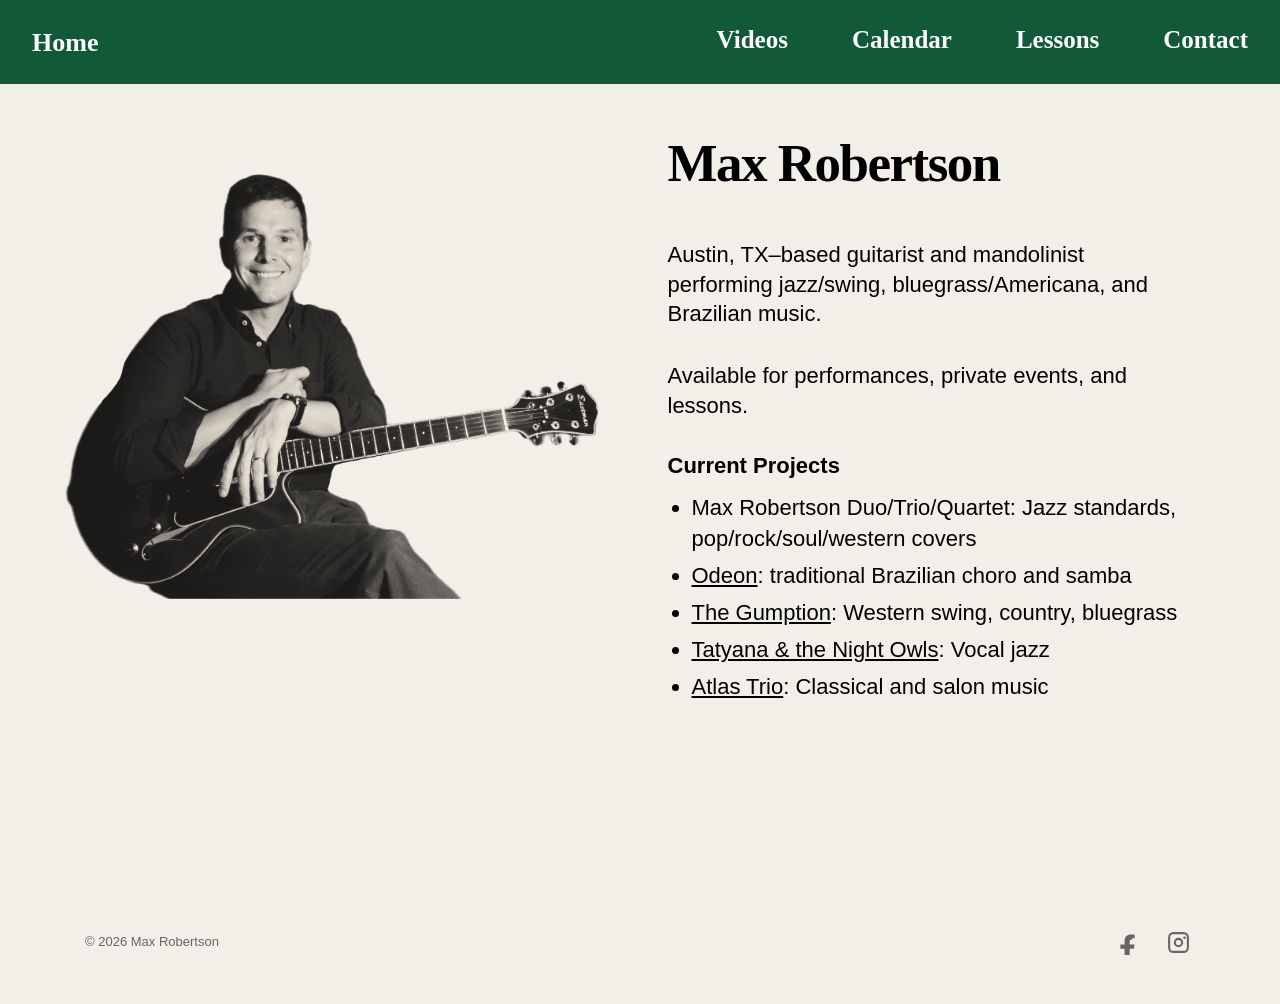
<file: index.html>
<!doctype html>
<html lang="en">
<head>
  <meta charset="utf-8">
  <meta name="viewport" content="width=device-width, initial-scale=1">
  <title>Max Robertson</title>
  <link rel="stylesheet" href="style.css">
</head>
<body>
  <header class="site-header">
    <a class="brand" href="index.html">Home</a>
    <nav>
      <a class="" href="videos.html">Videos</a>
      <a class="" href="calendar.html">Calendar</a>
      <a class="" href="lessons.html">Lessons</a>
      <a class="" href="contact.html">Contact</a>
    </nav>
  </header>
  <main class="hero">
    <div class="hero-photo"><img src="images/max-robertson.png" alt="Max Robertson with guitar"></div>
    <div class="hero-copy">
      <h1>Max Robertson</h1>
      <p>Austin, TX–based guitarist and mandolinist performing jazz/swing, bluegrass/Americana, and Brazilian music.</p>
      <p>Available for performances, private events, and lessons.</p>
      <section class="projects">
        <h2>Current Projects</h2>
        <ul>
          <li>Max Robertson Duo/Trio/Quartet: Jazz standards, pop/rock/soul/western covers</li>
          <li><a href="https://www.adamcarneymusic.com/odeon" target="_blank" rel="noopener noreferrer">Odeon</a>: traditional Brazilian choro and samba</li>
          <li><a href="https://thegumptionmusic.com/" target="_blank" rel="noopener noreferrer">The Gumption</a>: Western swing, country, bluegrass</li>
          <li><a href="https://austintxjazz.wixsite.com/tatyanightowls" target="_blank" rel="noopener noreferrer">Tatyana &amp; the Night Owls</a>: Vocal jazz</li>
          <li><a href="https://epkbuilder.com/site/the-atlas-trio-concert-series" target="_blank" rel="noopener noreferrer">Atlas Trio</a>: Classical and salon music</li>
        </ul>
      </section>
    </div>
  </main>
  <footer>
  <span>© 2026 Max Robertson</span>
  <div class="social-links" aria-label="Social media">
    <a href="https://www.facebook.com/profile.php?id=7933307" target="_blank" rel="noopener noreferrer" aria-label="Facebook" title="Facebook">
      <svg viewBox="0 0 24 24" aria-hidden="true"><path d="M13.5 8H16V4.5c-.43-.06-1.91-.17-3.64-.17-3.6 0-6.07 2.2-6.07 6.24V14H2.25v3.92h4.04V24h4.94v-6.08h4.04L15.9 14h-4.67v-3.08c0-1.14.31-1.92 2.27-1.92z"/></svg>
    </a>
    <a href="https://www.instagram.com/maxmandolin/" target="_blank" rel="noopener noreferrer" aria-label="Instagram" title="Instagram">
      <svg viewBox="0 0 24 24" aria-hidden="true"><path d="M7 2h10a5 5 0 0 1 5 5v10a5 5 0 0 1-5 5H7a5 5 0 0 1-5-5V7a5 5 0 0 1 5-5zm0 2a3 3 0 0 0-3 3v10a3 3 0 0 0 3 3h10a3 3 0 0 0 3-3V7a3 3 0 0 0-3-3H7zm5 3.5A4.5 4.5 0 1 1 12 16.5 4.5 4.5 0 0 1 12 7.5zm0 2A2.5 2.5 0 1 0 12 14.5 2.5 2.5 0 0 0 12 9.5zM17.75 6.25a1.25 1.25 0 1 1 0 2.5 1.25 1.25 0 0 1 0-2.5z"/></svg>
    </a>
  </div>
</footer>
</body>
</html>
</file>
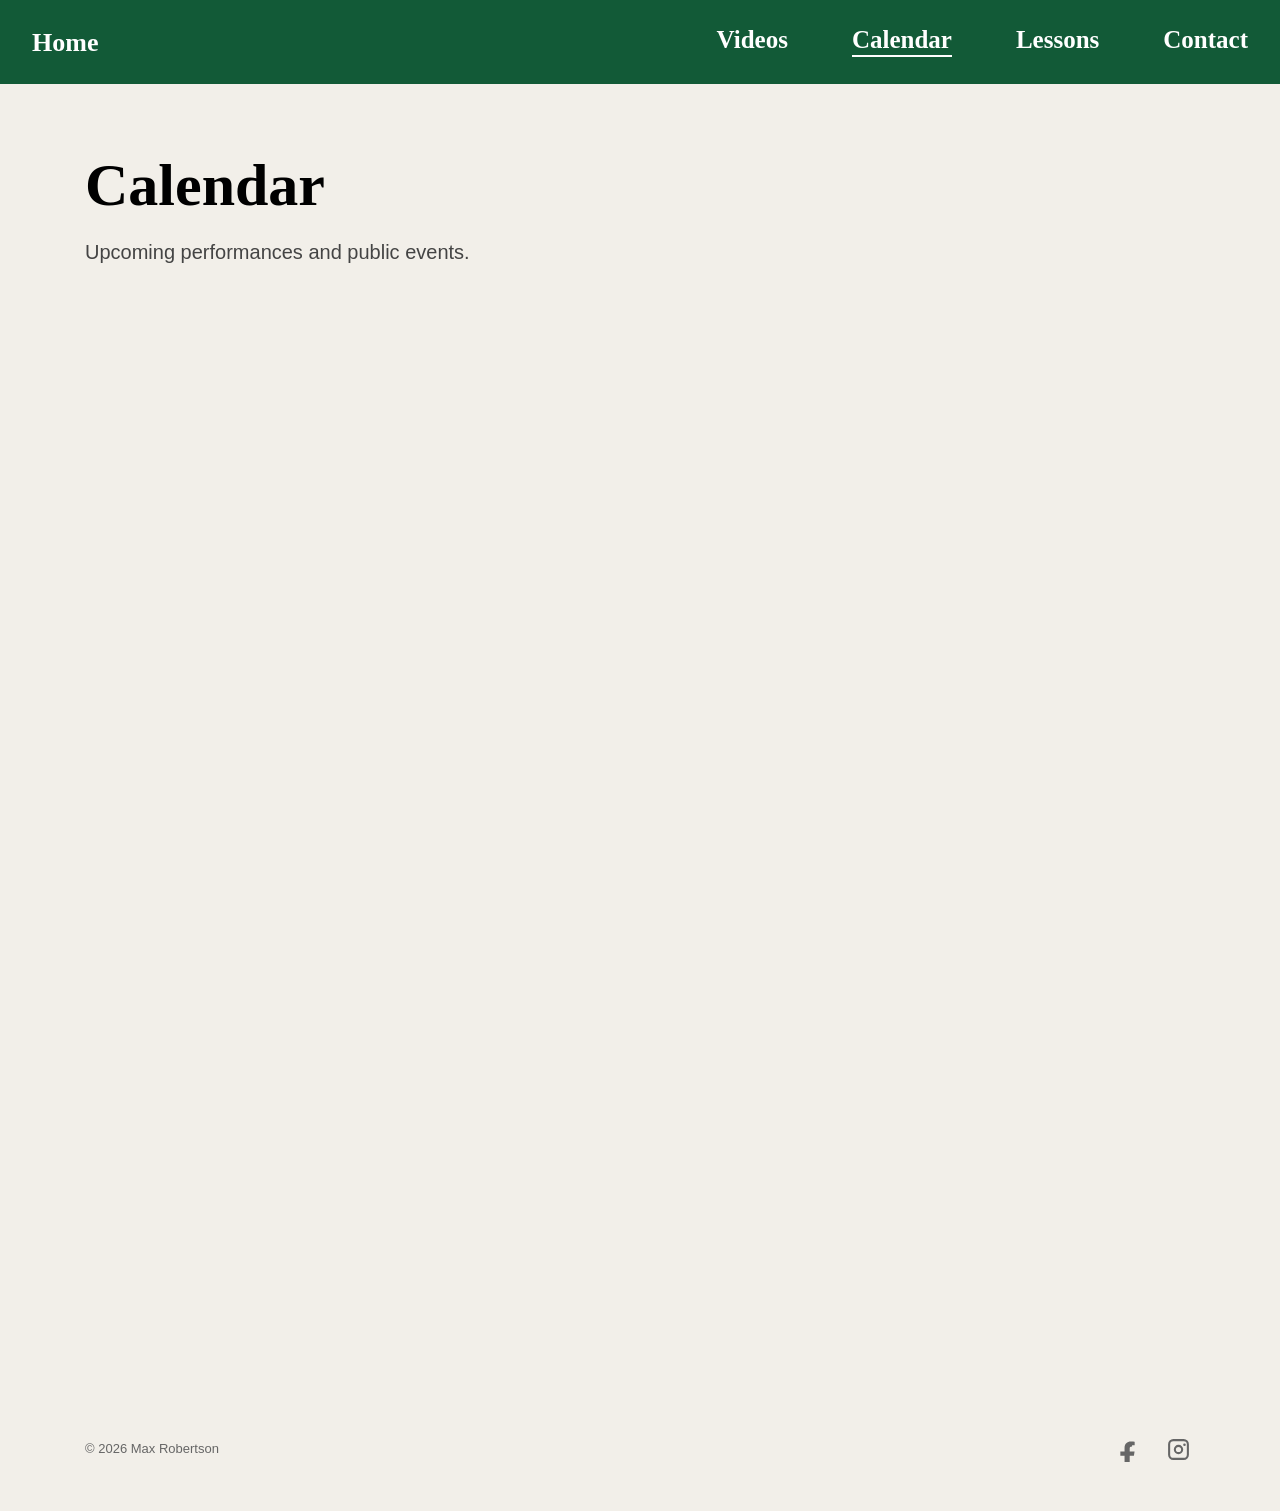
<file: calendar.html>
<!doctype html>
<html lang="en">
<head>
  <meta charset="utf-8">
  <meta name="viewport" content="width=device-width, initial-scale=1">
  <title>Calendar — Max Robertson</title>
  <link rel="stylesheet" href="style.css">
</head>
<body>
  <header class="site-header">
    <a class="brand" href="index.html">Home</a>
    <nav>
      <a class="" href="videos.html">Videos</a>
      <a class="active" href="calendar.html">Calendar</a>
      <a class="" href="lessons.html">Lessons</a>
      <a class="" href="contact.html">Contact</a>
    </nav>
  </header>
  <main class="page">
    <h1>Calendar</h1>
    <p class="intro">Upcoming performances and public events.</p>
    <div class="calendar-embed">
      <iframe src="https://calendar.google.com/calendar/embed?src=b08bcf48855e056035fb3ee5abae15c4e9977da4983a8a89e8dce582ec767ac6%40group.calendar.google.com&ctz=America%2FChicago" title="Max Robertson performance calendar" loading="lazy" frameborder="0" scrolling="no"></iframe>
    </div>
  </main>
  <footer>
  <span>© 2026 Max Robertson</span>
  <div class="social-links" aria-label="Social media">
    <a href="https://www.facebook.com/profile.php?id=7933307" target="_blank" rel="noopener noreferrer" aria-label="Facebook" title="Facebook">
      <svg viewBox="0 0 24 24" aria-hidden="true"><path d="M13.5 8H16V4.5c-.43-.06-1.91-.17-3.64-.17-3.6 0-6.07 2.2-6.07 6.24V14H2.25v3.92h4.04V24h4.94v-6.08h4.04L15.9 14h-4.67v-3.08c0-1.14.31-1.92 2.27-1.92z"/></svg>
    </a>
    <a href="https://www.instagram.com/maxmandolin/" target="_blank" rel="noopener noreferrer" aria-label="Instagram" title="Instagram">
      <svg viewBox="0 0 24 24" aria-hidden="true"><path d="M7 2h10a5 5 0 0 1 5 5v10a5 5 0 0 1-5 5H7a5 5 0 0 1-5-5V7a5 5 0 0 1 5-5zm0 2a3 3 0 0 0-3 3v10a3 3 0 0 0 3 3h10a3 3 0 0 0 3-3V7a3 3 0 0 0-3-3H7zm5 3.5A4.5 4.5 0 1 1 12 16.5 4.5 4.5 0 0 1 12 7.5zm0 2A2.5 2.5 0 1 0 12 14.5 2.5 2.5 0 0 0 12 9.5zM17.75 6.25a1.25 1.25 0 1 1 0 2.5 1.25 1.25 0 0 1 0-2.5z"/></svg>
    </a>
  </div>
</footer>
</body>
</html>
</file>
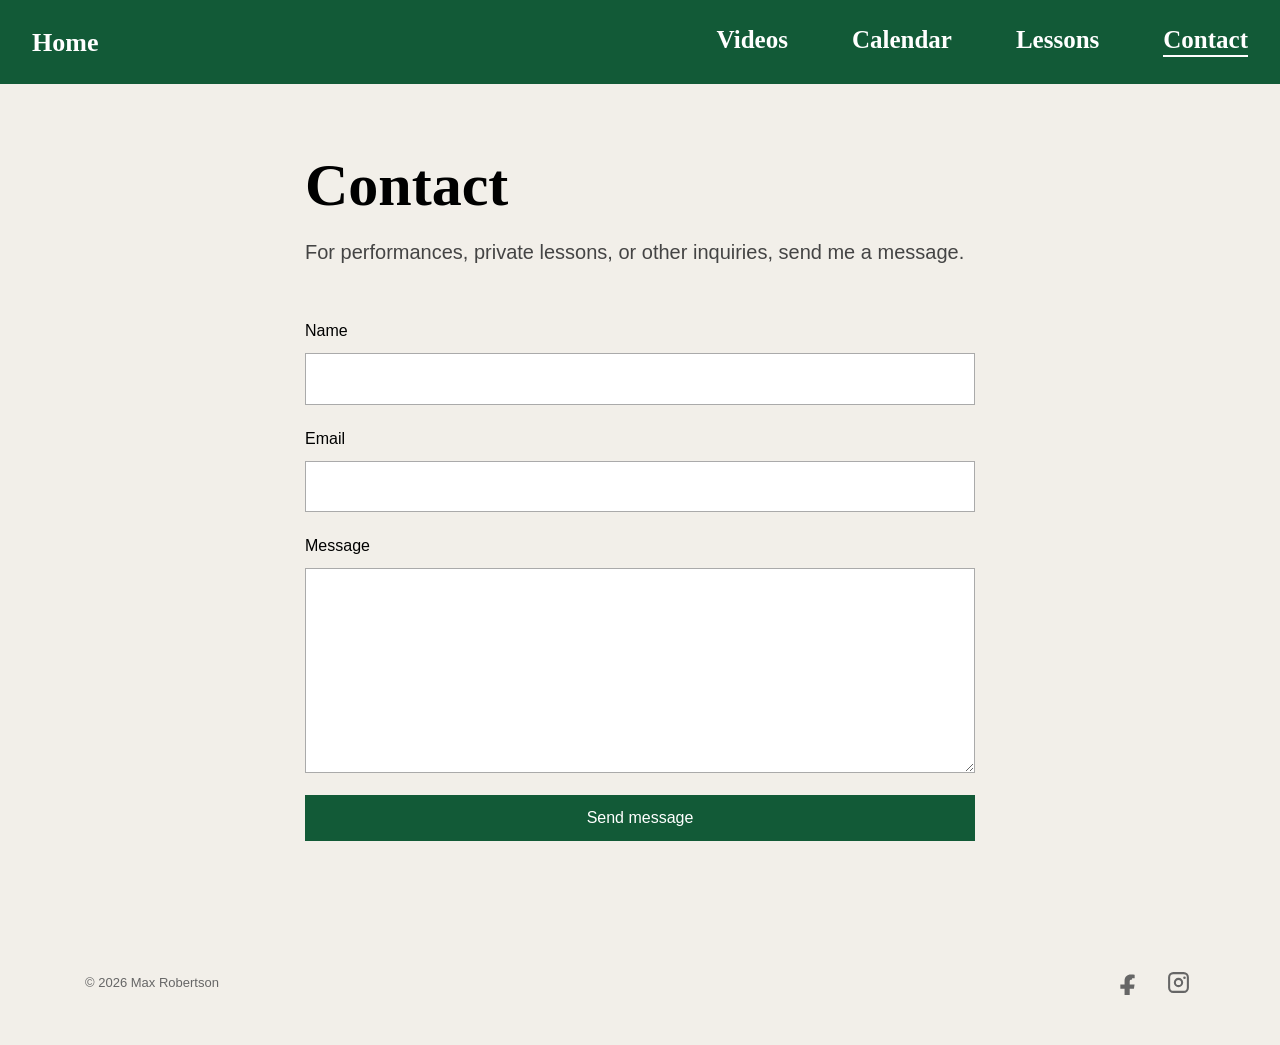
<file: contact.html>
<!doctype html>
<html lang="en">
<head>
  <meta charset="utf-8">
  <meta name="viewport" content="width=device-width, initial-scale=1">
  <title>Contact — Max Robertson</title>
  <link rel="stylesheet" href="style.css">
</head>
<body>
  <header class="site-header">
    <a class="brand" href="index.html">Home</a>
    <nav>
      <a class="" href="videos.html">Videos</a>
      <a class="" href="calendar.html">Calendar</a>
      <a class="" href="lessons.html">Lessons</a>
      <a class="active" href="contact.html">Contact</a>
    </nav>
  </header>
  <main class="page narrow">
    <h1>Contact</h1>
    <p class="intro">For performances, private lessons, or other inquiries, send me a message.</p>
    <form action="https://formspree.io/f/xppqprpp" class="fs-form" target="_top" method="POST">
      <input type="hidden" name="_subject" value="New message from maxrobertsonmusic.com">
      <label for="name">Name</label><input id="name" name="name" type="text" autocomplete="name" required>
      <label for="email">Email</label><input id="email" name="email" type="email" autocomplete="email" required>
      <label for="message">Message</label><textarea id="message" name="message" rows="7" required></textarea>
      <button class="button" type="submit">Send message</button>
    </form>
  </main>
  <footer>
  <span>© 2026 Max Robertson</span>
  <div class="social-links" aria-label="Social media">
    <a href="https://www.facebook.com/profile.php?id=7933307" target="_blank" rel="noopener noreferrer" aria-label="Facebook" title="Facebook">
      <svg viewBox="0 0 24 24" aria-hidden="true"><path d="M13.5 8H16V4.5c-.43-.06-1.91-.17-3.64-.17-3.6 0-6.07 2.2-6.07 6.24V14H2.25v3.92h4.04V24h4.94v-6.08h4.04L15.9 14h-4.67v-3.08c0-1.14.31-1.92 2.27-1.92z"/></svg>
    </a>
    <a href="https://www.instagram.com/maxmandolin/" target="_blank" rel="noopener noreferrer" aria-label="Instagram" title="Instagram">
      <svg viewBox="0 0 24 24" aria-hidden="true"><path d="M7 2h10a5 5 0 0 1 5 5v10a5 5 0 0 1-5 5H7a5 5 0 0 1-5-5V7a5 5 0 0 1 5-5zm0 2a3 3 0 0 0-3 3v10a3 3 0 0 0 3 3h10a3 3 0 0 0 3-3V7a3 3 0 0 0-3-3H7zm5 3.5A4.5 4.5 0 1 1 12 16.5 4.5 4.5 0 0 1 12 7.5zm0 2A2.5 2.5 0 1 0 12 14.5 2.5 2.5 0 0 0 12 9.5zM17.75 6.25a1.25 1.25 0 1 1 0 2.5 1.25 1.25 0 0 1 0-2.5z"/></svg>
    </a>
  </div>
</footer>
</body>
</html>
</file>
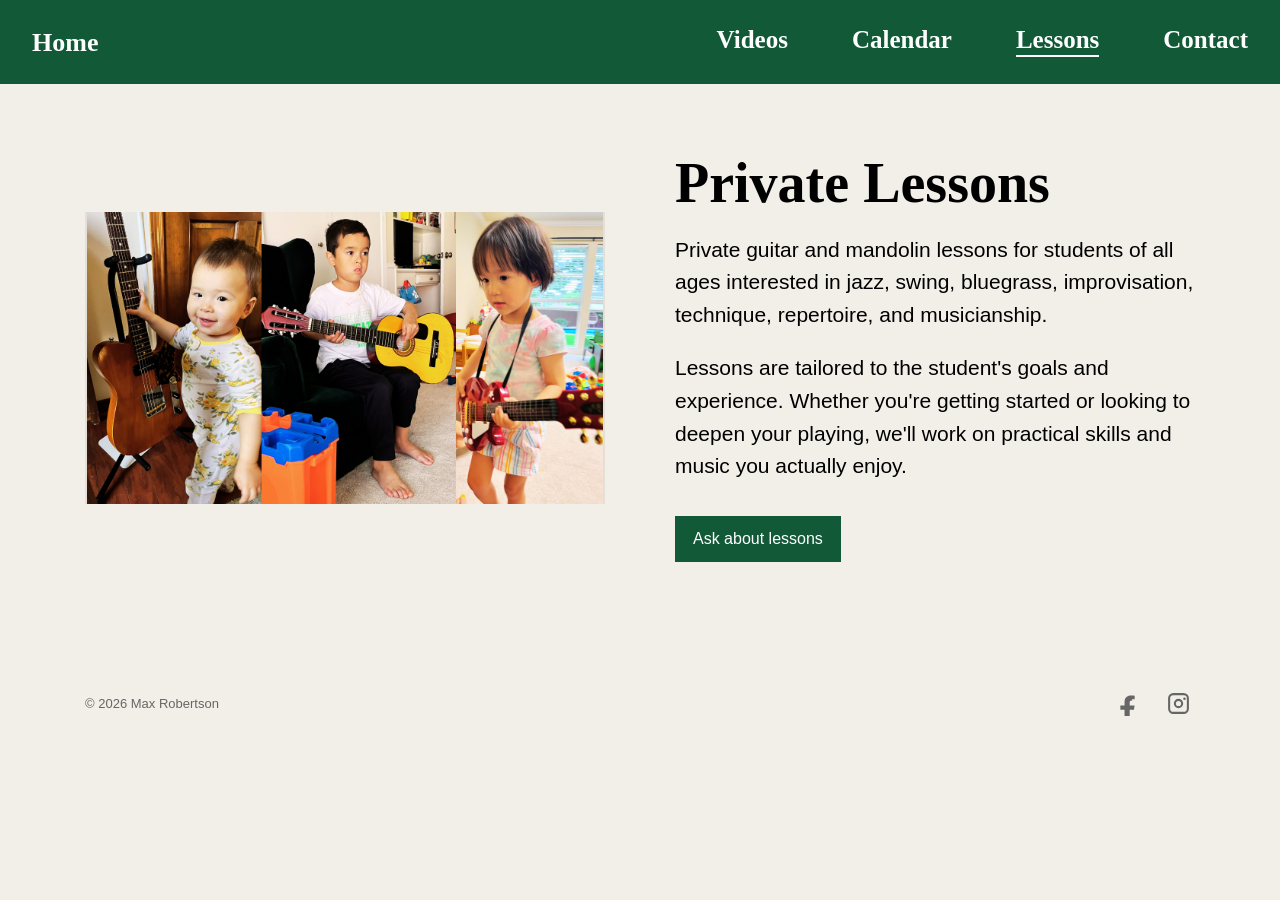
<file: lessons.html>
<!doctype html>
<html lang="en">
<head>
  <meta charset="utf-8">
  <meta name="viewport" content="width=device-width, initial-scale=1">
  <title>Lessons — Max Robertson</title>
  <link rel="stylesheet" href="style.css">
</head>
<body>
  <header class="site-header">
    <a class="brand" href="index.html">Home</a>
    <nav>
      <a class="" href="videos.html">Videos</a>
      <a class="" href="calendar.html">Calendar</a>
      <a class="active" href="lessons.html">Lessons</a>
      <a class="" href="contact.html">Contact</a>
    </nav>
  </header>
  <main class="page lesson-page">
    <div class="lesson-photo"><img src="images/lessons.png" alt="Max Robertson teaching guitar and mandolin"></div>
    <div>
      <h1>Private Lessons</h1>
      <p>Private guitar and mandolin lessons for students of all ages interested in jazz, swing, bluegrass, improvisation, technique, repertoire, and musicianship.</p>
      <p>Lessons are tailored to the student's goals and experience. Whether you're getting started or looking to deepen your playing, we'll work on practical skills and music you actually enjoy.</p>
      <a class="button" href="contact.html">Ask about lessons</a>
    </div>
  </main>
  <footer>
  <span>© 2026 Max Robertson</span>
  <div class="social-links" aria-label="Social media">
    <a href="https://www.facebook.com/profile.php?id=7933307" target="_blank" rel="noopener noreferrer" aria-label="Facebook" title="Facebook">
      <svg viewBox="0 0 24 24" aria-hidden="true"><path d="M13.5 8H16V4.5c-.43-.06-1.91-.17-3.64-.17-3.6 0-6.07 2.2-6.07 6.24V14H2.25v3.92h4.04V24h4.94v-6.08h4.04L15.9 14h-4.67v-3.08c0-1.14.31-1.92 2.27-1.92z"/></svg>
    </a>
    <a href="https://www.instagram.com/maxmandolin/" target="_blank" rel="noopener noreferrer" aria-label="Instagram" title="Instagram">
      <svg viewBox="0 0 24 24" aria-hidden="true"><path d="M7 2h10a5 5 0 0 1 5 5v10a5 5 0 0 1-5 5H7a5 5 0 0 1-5-5V7a5 5 0 0 1 5-5zm0 2a3 3 0 0 0-3 3v10a3 3 0 0 0 3 3h10a3 3 0 0 0 3-3V7a3 3 0 0 0-3-3H7zm5 3.5A4.5 4.5 0 1 1 12 16.5 4.5 4.5 0 0 1 12 7.5zm0 2A2.5 2.5 0 1 0 12 14.5 2.5 2.5 0 0 0 12 9.5zM17.75 6.25a1.25 1.25 0 1 1 0 2.5 1.25 1.25 0 0 1 0-2.5z"/></svg>
    </a>
  </div>
</footer>
</body>
</html>
</file>
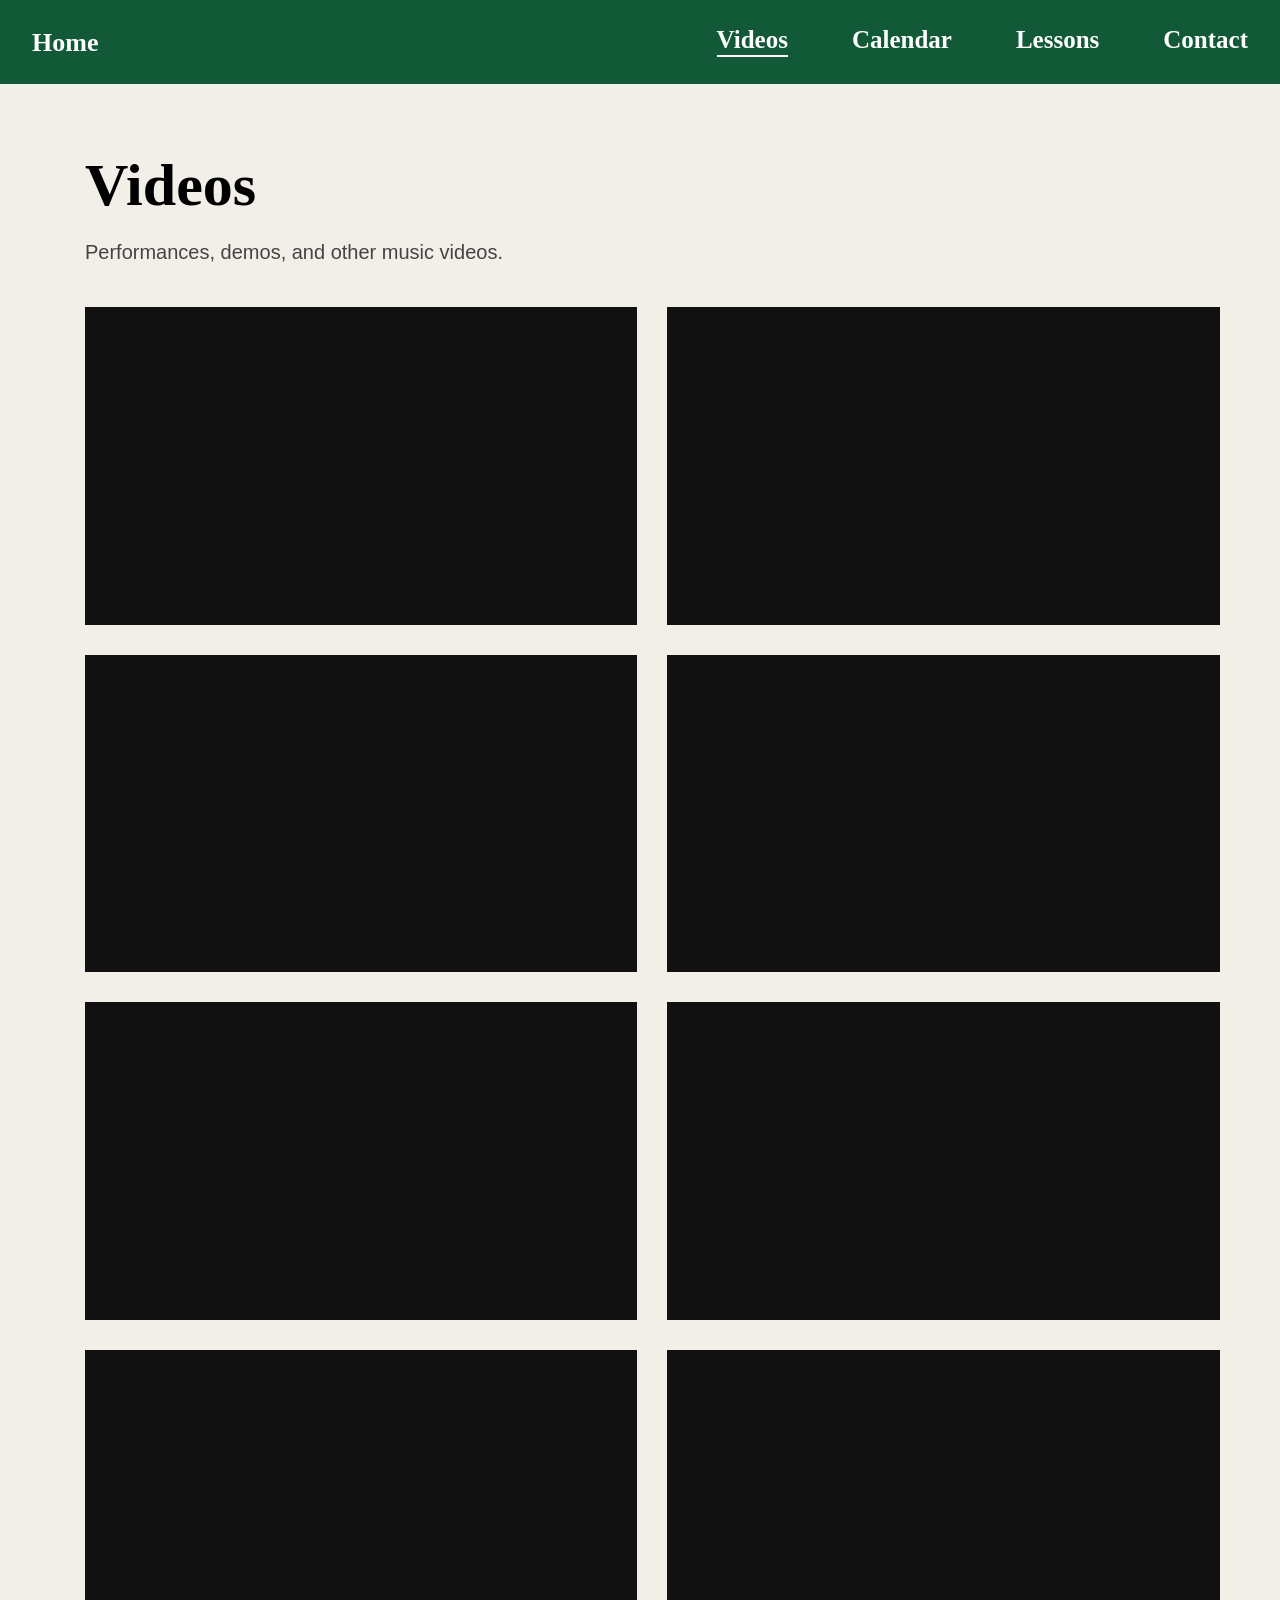
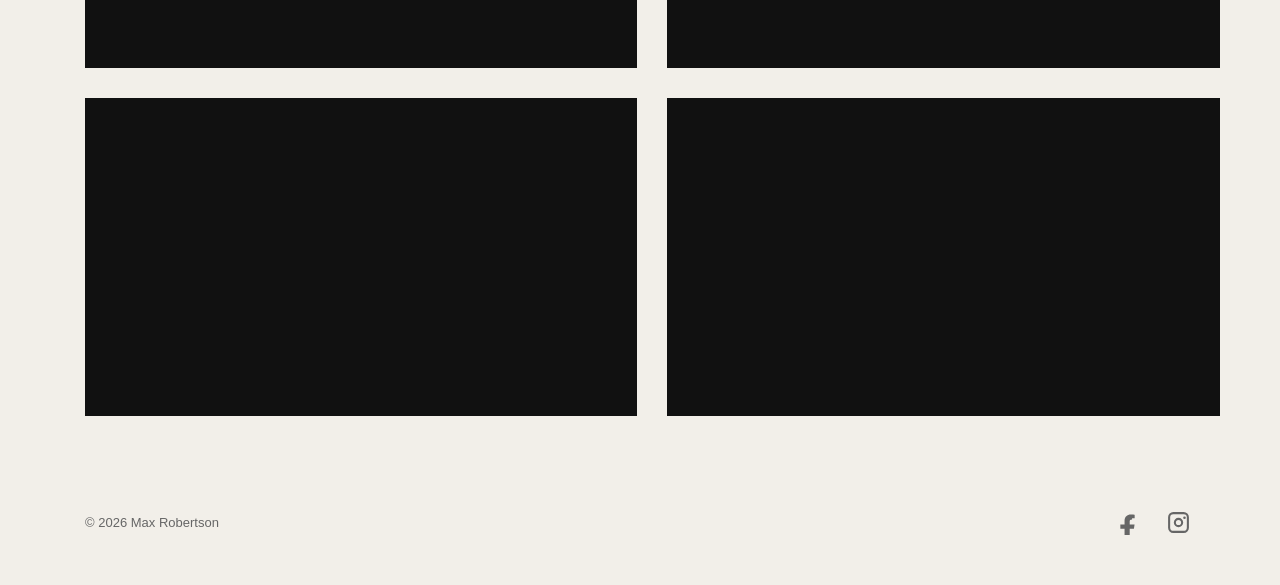
<file: videos.html>
<!doctype html>
<html lang="en">
<head>
  <meta charset="utf-8">
  <meta name="viewport" content="width=device-width, initial-scale=1">
  <title>Videos — Max Robertson</title>
  <link rel="stylesheet" href="style.css">
</head>
<body>
  <header class="site-header">
    <a class="brand" href="index.html">Home</a>
    <nav>
      <a class="active" href="videos.html">Videos</a>
      <a class="" href="calendar.html">Calendar</a>
      <a class="" href="lessons.html">Lessons</a>
      <a class="" href="contact.html">Contact</a>
    </nav>
  </header>
  <main class="page">
    <h1>Videos</h1>
    <p class="intro">Performances, demos, and other music videos.</p>
    <div class="video-grid">
      <div class="video"><iframe src="https://www.youtube.com/embed/5VFrx0Lp5SY" title="Max Robertson video 1" loading="lazy" allowfullscreen></iframe></div>
      <div class="video"><iframe src="https://www.youtube.com/embed/bYO-_ptz0Ic" title="Max Robertson video 2" loading="lazy" allowfullscreen></iframe></div>
      <div class="video"><iframe src="https://www.youtube.com/embed/X6QSBbwxcfM" title="Max Robertson video 3" loading="lazy" allowfullscreen></iframe></div>
      <div class="video"><iframe src="https://www.youtube.com/embed/vDxamRlnMnc" title="Max Robertson video 4" loading="lazy" allowfullscreen></iframe></div>
      <div class="video"><iframe src="https://www.youtube.com/embed/A2-EO7VqE5M" title="Max Robertson video 5" loading="lazy" allowfullscreen></iframe></div>
      <div class="video"><iframe src="https://www.youtube.com/embed/Rr2HzTeM-rU" title="Max Robertson video 6" loading="lazy" allowfullscreen></iframe></div>
      <div class="video"><iframe src="https://www.youtube.com/embed/o2YDfs2mSis" title="Max Robertson video 7" loading="lazy" allowfullscreen></iframe></div>
      <div class="video"><iframe src="https://www.youtube.com/embed/AJNAInheeGQ" title="Max Robertson video 8" loading="lazy" allowfullscreen></iframe></div>
      <div class="video"><iframe src="https://www.youtube.com/embed/T_RZb6AvmU4" title="Max Robertson video 9" loading="lazy" allowfullscreen></iframe></div>
      <div class="video"><iframe src="https://www.youtube.com/embed/2FRitrEcz78" title="Max Robertson video 10" loading="lazy" allowfullscreen></iframe></div>
    </div>
  </main>
  <footer>
  <span>© 2026 Max Robertson</span>
  <div class="social-links" aria-label="Social media">
    <a href="https://www.facebook.com/profile.php?id=7933307" target="_blank" rel="noopener noreferrer" aria-label="Facebook" title="Facebook">
      <svg viewBox="0 0 24 24" aria-hidden="true"><path d="M13.5 8H16V4.5c-.43-.06-1.91-.17-3.64-.17-3.6 0-6.07 2.2-6.07 6.24V14H2.25v3.92h4.04V24h4.94v-6.08h4.04L15.9 14h-4.67v-3.08c0-1.14.31-1.92 2.27-1.92z"/></svg>
    </a>
    <a href="https://www.instagram.com/maxmandolin/" target="_blank" rel="noopener noreferrer" aria-label="Instagram" title="Instagram">
      <svg viewBox="0 0 24 24" aria-hidden="true"><path d="M7 2h10a5 5 0 0 1 5 5v10a5 5 0 0 1-5 5H7a5 5 0 0 1-5-5V7a5 5 0 0 1 5-5zm0 2a3 3 0 0 0-3 3v10a3 3 0 0 0 3 3h10a3 3 0 0 0 3-3V7a3 3 0 0 0-3-3H7zm5 3.5A4.5 4.5 0 1 1 12 16.5 4.5 4.5 0 0 1 12 7.5zm0 2A2.5 2.5 0 1 0 12 14.5 2.5 2.5 0 0 0 12 9.5zM17.75 6.25a1.25 1.25 0 1 1 0 2.5 1.25 1.25 0 0 1 0-2.5z"/></svg>
    </a>
  </div>
</footer>
</body>
</html>
</file>
<file: style.css>
*{box-sizing:border-box}

:root{--bg:#F2EFE9;--green:#125A37;--text:#000;--muted:#444;--line:#cfcac1}
html,body{margin:0;min-height:100%;background:var(--bg);color:var(--text)}

body{font-family:Arial,Helvetica,sans-serif;line-height:1.5}

.site-header{height:84px;background:var(--green);display:flex;align-items:center;justify-content:space-between;padding:0 32px;color:#fff}

.brand,nav a{font-family:Georgia,'Times New Roman',serif;font-weight:700;color:#fff;text-decoration:none}

.brand{font-size:26px}

nav{display:flex;align-items:center;gap:64px}
nav a{font-size:25px;line-height:1;border-bottom:2px solid transparent;padding-bottom:3px}

nav a:hover,nav a.active{border-bottom-color:#fff}

.hero{max-width:1366px;min-height:calc(100vh - 84px);margin:0 auto;padding:52px 55px 55px;display:grid;grid-template-columns:1fr 1fr;gap:45px;align-items:start}

.hero-photo{height:605px;margin-top:24px;display:flex;align-items:flex-end;justify-content:center;overflow:hidden}

.hero-photo img{width:100%;height:100%;object-fit:contain;object-position:center top}
.hero-copy{padding:0 35px 0 5px;align-self:start}

.hero h1{font-family:Georgia,'Times New Roman',serif;font-size:53px;line-height:1.05;margin:0 0 48px;font-weight:700;letter-spacing:-1.5px}

.hero p{font-family:Arial,Helvetica,sans-serif;font-size:22px;line-height:1.36;margin:0 0 32px;max-width:570px}

.projects{margin-top:8px;max-width:650px}

.projects h2{font-family:Arial,Helvetica,sans-serif;font-size:22px;line-height:1.2;margin:0 0 12px}

.projects ul{margin:0;padding-left:24px}
.projects li{font-family:Arial,Helvetica,sans-serif;font-size:22px;line-height:1.45;margin:5px 0}

.projects a{color:inherit}

.page{max-width:1200px;margin:0 auto;padding:70px 45px 100px}

.page h1{font-family:Georgia,'Times New Roman',serif;font-size:60px;line-height:1.05;margin:0 0 20px}

.intro{font-size:20px;color:var(--muted);margin:0 0 40px;max-width:700px}

.video-grid{display:grid;grid-template-columns:repeat(2,1fr);gap:30px}

.video{aspect-ratio:16/9;background:#111}.video iframe{width:100%;height:100%;border:0}

.calendar-embed{width:100%;height:1000px}

.calendar-embed iframe{display:block;width:100%;height:100%;border:0}

.lesson-page{display:grid;grid-template-columns:1fr 1fr;gap:70px;align-items:center}

.lesson-photo{width:100%;max-width:560px;aspect-ratio:16/9;background:#e4e0d8;overflow:hidden}

.lesson-photo img{width:100%;height:100%;object-fit:contain;display:block}

.lesson-page h1{font-size:56px}.lesson-page p{font-size:21px;line-height:1.55}

.narrow{max-width:760px}form{display:grid;gap:10px}label{font-size:16px;margin-top:12px}input,textarea{width:100%;padding:12px;border:1px solid #aaa;background:#fff;font:inherit;font-size:17px}textarea{resize:vertical}.button{display:inline-block;margin-top:12px;padding:11px 18px;background:var(--green);color:#fff;border:0;font:inherit;cursor:pointer;text-decoration:none}

footer{max-width:1200px;margin:0 auto;padding:25px 45px 45px;color:#666;font-size:13px;display:flex;align-items:center;justify-content:space-between;gap:20px}

.social-links{display:flex;align-items:center;gap:14px}

.social-links a{display:inline-flex;align-items:center;justify-content:center;width:34px;height:34px;color:#666;text-decoration:none}

.social-links a:hover{color:var(--green)}

.social-links svg{width:25px;height:25px;fill:currentColor}

@media(max-width:800px){
.site-header{height:auto;min-height:84px;padding:20px 22px;align-items:flex-start;gap:20px}

.brand{font-size:22px}

nav{gap:18px;flex-wrap:wrap;justify-content:flex-end}

nav a{font-size:18px}

.hero{grid-template-columns:1fr;min-height:auto;padding:45px 25px 65px;gap:20px;align-items:start}

.hero-photo{height:230px;margin-top:0}

.hero-copy{padding:0}

.hero h1{font-size:42px;margin-bottom:30px}

.hero p{font-size:22px}

.projects h2{font-size:22px}

.projects li{font-size:22px}

.page{padding:50px 25px 80px}

.page h1{font-size:46px}

.video-grid{grid-template-columns:1fr}

.lesson-page{grid-template-columns:1fr;gap:35px}

.lesson-page h1{font-size:46px}

.calendar-embed{height:800px}

footer{padding:25px;flex-wrap:wrap}

}
</file>
